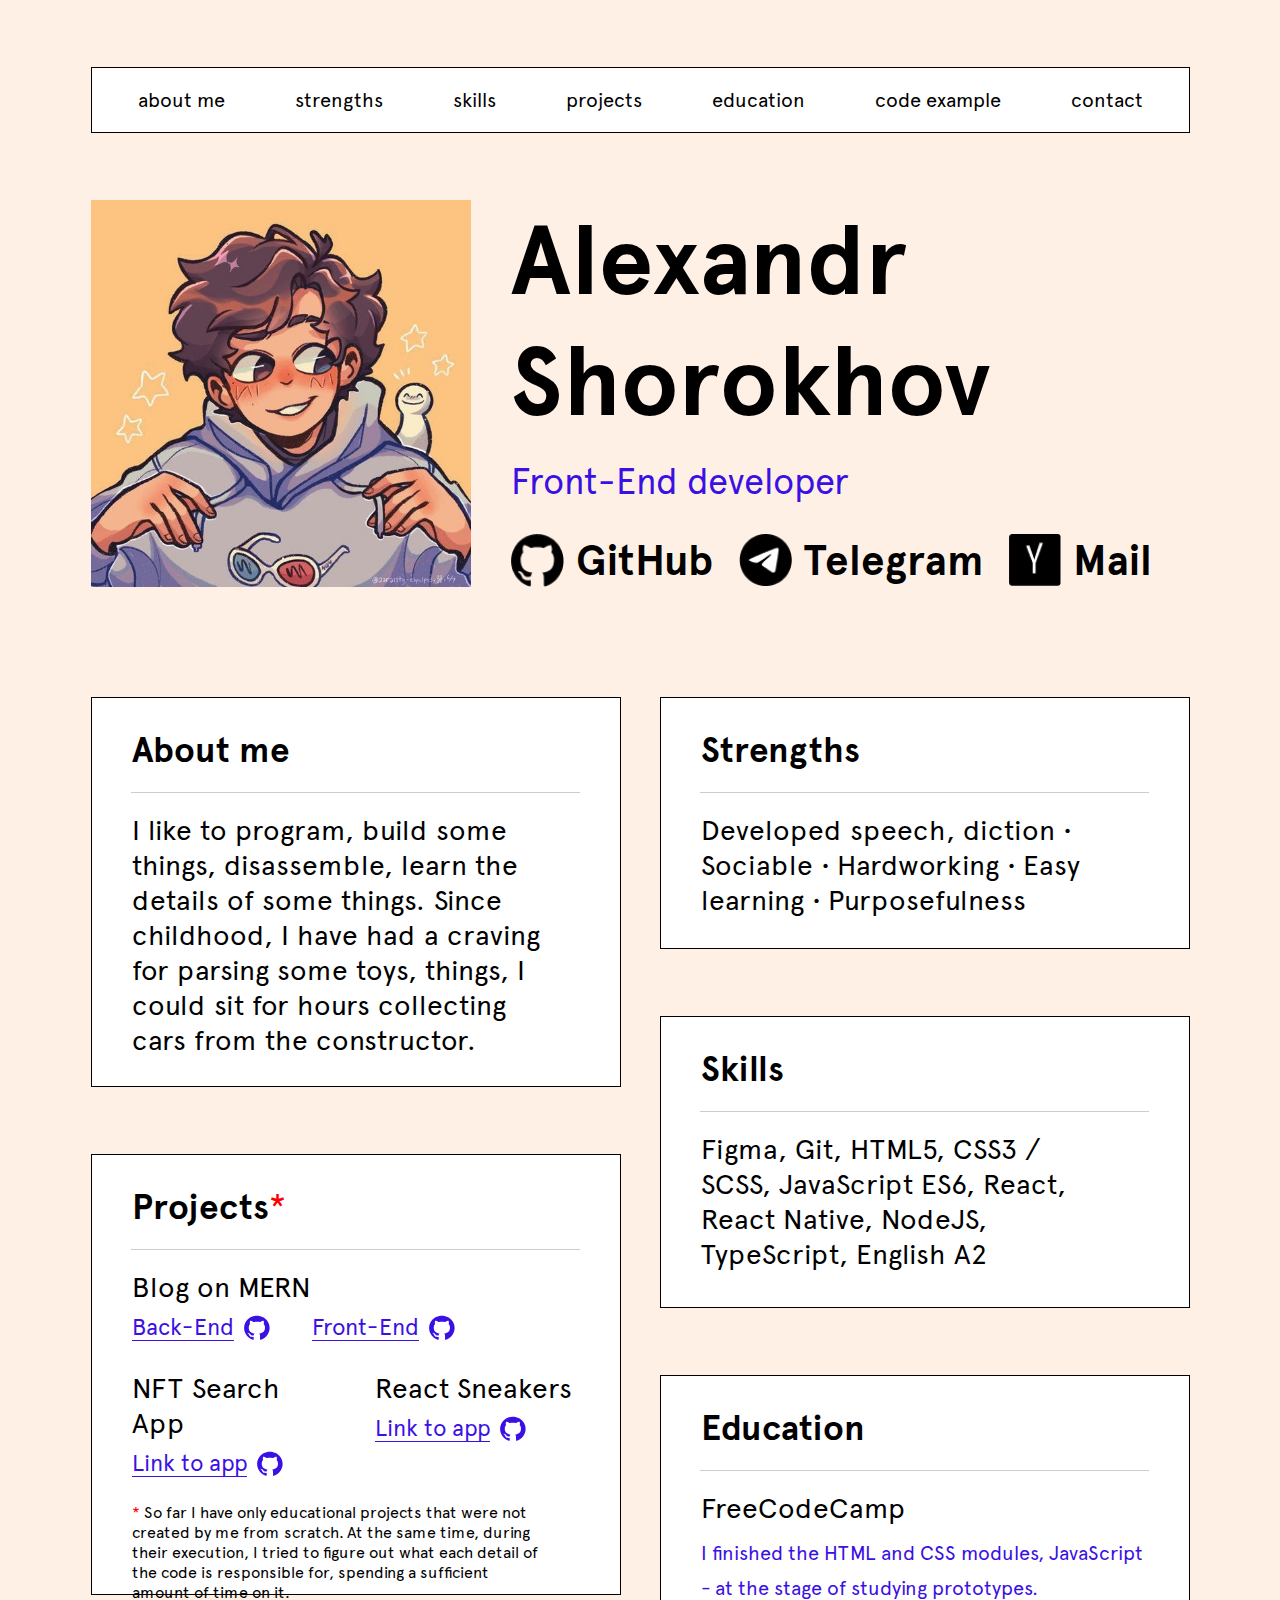
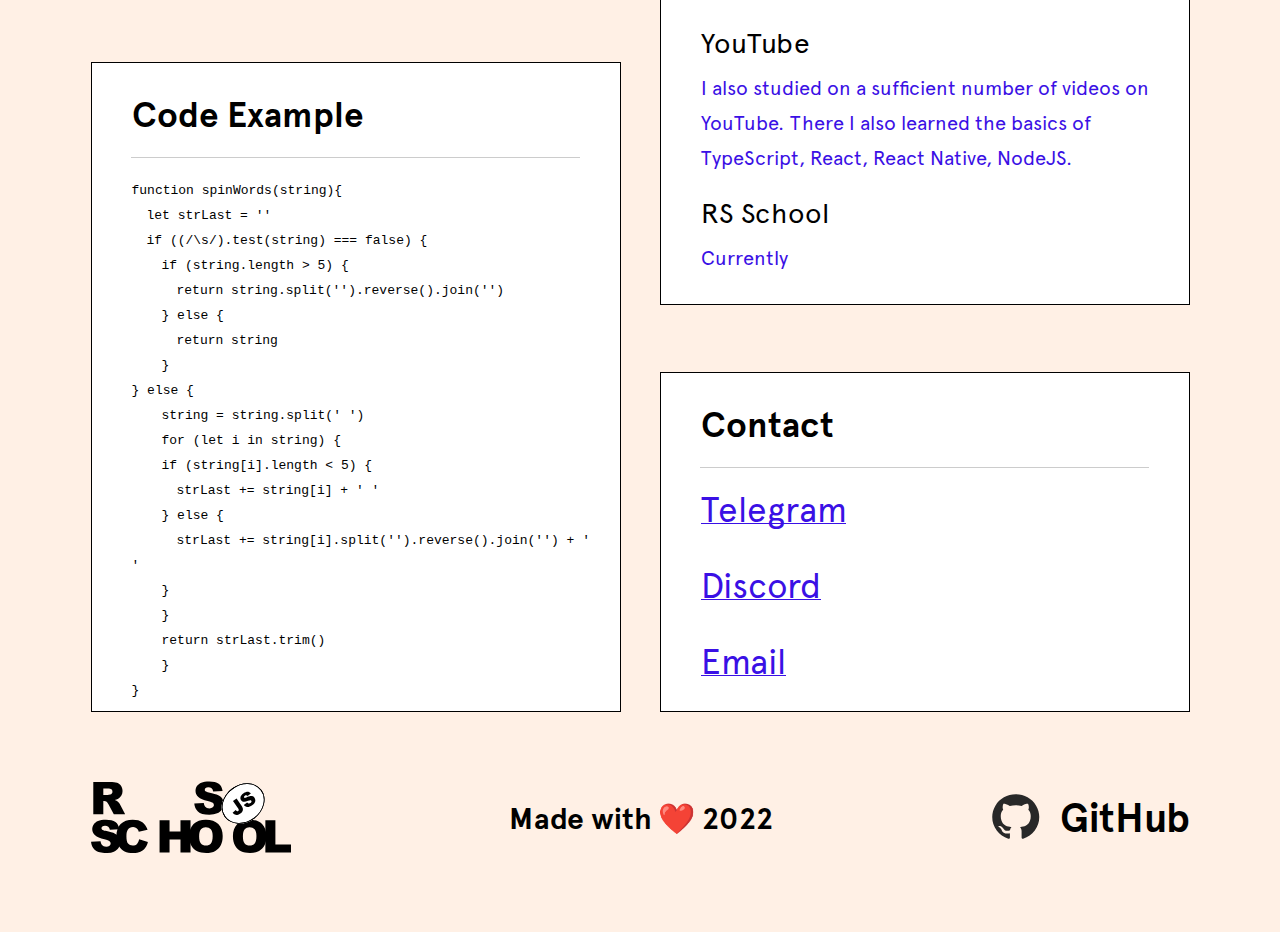
<file: index.html>
<!DOCTYPE html>
<html lang="en">
    <head>
        <meta charset="UTF-8" />
        <meta http-equiv="X-UA-Compatible" content="IE=edge" />
        <meta name="viewport" content="width=device-width, initial-scale=1.0" />
        <link rel="stylesheet" href="reset.css" />
        <link rel="stylesheet" href="style.css" />
        <link
            href="fonts/roboto/stylesheet.css"
            rel="stylesheet"
            type="text/css"
        />
        <link rel="preconnect" href="https://fonts.googleapis.com" />
        <link rel="preconnect" href="https://fonts.gstatic.com" crossorigin />
        <link
            href="https://fonts.googleapis.com/css2?family=Manrope:wght@200;300;400;500;600;700;800&display=swap"
            rel="stylesheet"
        />
        <title>Alexandr Shorokhov • CV</title>
    </head>
    <body>
        <header>
            <nav>
                <ul>
                    <li><a href="#about-me">about me</a></li>
                    <li><a href="#strengths">strengths</a></li>
                    <li><a href="#skills">skills</a></li>
                    <li><a href="#projects">projects</a></li>
                    <li><a href="#education">education</a></li>
                    <li><a href="#code-example">code example</a></li>
                    <li><a href="#contact">contact</a></li>
                </ul>
            </nav>
        </header>
        <main>
            <div class="main-info-about-me">
                <img src="avatar.jpg" alt="avatar" width="380" />
                <div class="with-h1">
                    <h1 class="my-name">Alexandr<br />Shorokhov</h1>
                    <div class="main-data-div">
                        <section class="my-data">
                            <h2 class="specialization">Front-End developer</h2>
                        </section>
                        <div class="links-in-main">
                            <section class="github-in-main display-flex">
                                <img
                                    src="icons/github-logo.png"
                                    alt="github-logo"
                                    width="53"
                                />
                                <a href="https://github.com/3od1ak">
                                    <h2>GitHub</h2>
                                </a>
                            </section>
                            <section class="telegram-in-main display-flex">
                                <img
                                    src="icons/telegram-logo.png"
                                    alt="github-logo"
                                    width="53"
                                />
                                <a href="https://t.me/zod1ac">
                                    <h2>Telegram</h2>
                                </a>
                            </section>
                            <section class="email-in-main display-flex">
                                <img
                                    src="icons/yandex-logo.png"
                                    alt="github-logo"
                                    width="53"
                                />
                                <a href="mailto:i@fmilone.ru">
                                    <h2>Mail</h2>
                                </a>
                            </section>
                        </div>
                    </div>
                </div>
            </div>
            <br />
            <div class="column">
                <div class="column-first">
                    <section class="section-column h-section-1">
                        <h2 id="about-me" class="about-me">About me</h2>
                        <hr />
                        <p>
                            I like to program, build some things, disassemble,
                            learn the details of some things. Since childhood, I
                            have had a craving for parsing some toys, things, I
                            could sit for hours collecting cars from the
                            constructor.
                        </p>
                    </section>
                    <section class="section-column h-section-2">
                        <h2 id="projects" class="projects">
                            Projects <span>*</span>
                        </h2>
                        <hr />
                        <div class="project">
                            <p class="title-project">Blog on MERN</p>
                            <div class="column-links">
                                <div>
                                    <a
                                        href="https://github.com/3od1ak/blog-on-mern"
                                    >
                                        Back-End
                                    </a>
                                    <img
                                        class="img-in-column-links width-0"
                                        src="./icons/github-vector.svg"
                                        alt="github logo"
                                        width="26"
                                        height="26"
                                    />
                                </div>
                                <div>
                                    <a
                                        href="https://github.com/3od1ak/blog-on-mern-frontend"
                                    >
                                        Front-End
                                    </a>
                                    <img
                                        class="img-in-column-links width-0"
                                        src="./icons/github-vector.svg"
                                        alt="github logo"
                                        width="26"
                                        height="26"
                                    />
                                </div>
                            </div>
                        </div>
                        <div class="project project-flex">
                            <div>
                                <p class="title-project">NFT Search App</p>
                                <div class="column-links">
                                    <div>
                                        <a
                                            href="https://github.com/3od1ak/NFT-search-app"
                                        >
                                            Link to app
                                        </a>
                                        <img
                                            class="img-in-column-links width-0"
                                            src="./icons/github-vector.svg"
                                            alt="github logo"
                                            width="26"
                                            height="26"
                                        />
                                    </div>
                                </div>
                            </div>
                            <div>
                                <p class="title-project">React Sneakers</p>
                                <div class="column-links">
                                    <div>
                                        <a
                                            href="https://github.com/3od1ak/react-sneakers"
                                        >
                                            Link to app
                                        </a>
                                        <img
                                            class="img-in-column-links width-0"
                                            src="./icons/github-vector.svg"
                                            alt="github logo"
                                            width="26"
                                            height="26"
                                        />
                                    </div>
                                </div>
                            </div>
                        </div>
                        <p class="not-my-projects">
                            <span>*</span> So far I have only educational
                            projects that were not created by me from scratch.
                            At the same time, during their execution, I tried to
                            figure out what each detail of the code is
                            responsible for, spending a sufficient amount of
                            time on it.
                        </p>
                    </section>
                    <section class="section-column h-section-3">
                        <h2 id="code-example" class="code-example">
                            Code Example
                        </h2>
                        <hr />
                        <div class="column-code">
                            <div>
                                <pre>
                                    <span>function spinWords(string){</span>
                                    <span class='code-margin-left-15'>let strLast = ''</span>
                                    <span class='code-margin-left-15'>if ((/\s/).test(string) === false) {</span>
                                        <span class='code-margin-left-30'>if (string.length > 5) {</span>
                                            <span class='code-margin-left-45'>return string.split('').reverse().join('')</span>
                                        <span class='code-margin-left-30'>} else {</span>
                                            <span class='code-margin-left-45'>return string</span>
                                        <span class='code-margin-left-30'>}</span>
                                    <span>} else {</span>
                                        <span class='code-margin-left-30'>string = string.split(' ')</span>
                                        <span class='code-margin-left-30'>for (let i in string) {</span>
                                        <span class='code-margin-left-30'>if (string[i].length &lt; 5) {</span>
                                            <span class='code-margin-left-45'>strLast += string[i] + ' '</span>
                                        <span class='code-margin-left-30'>} else {</span>
                                            <span class='code-margin-left-45'>strLast += string[i].split('').reverse().join('') + ' '</span>
                                        <span class='code-margin-left-30'>}</span>
                                        <span class='code-margin-left-30'>}</span>
                                        <span class='code-margin-left-30'>return strLast.trim()</span>
                                        <span class='code-margin-left-30'>}</span>
                                    <span>}</span>
                                </pre>
                            </div>
                        </div>
                    </section>
                </div>
                <div class="column-second">
                    <section class="section-column h-section-4">
                        <h2 id="strengths" class="strengths">Strengths</h2>
                        <hr />
                        <p>
                            Developed speech, diction • Sociable • Hardworking •
                            Easy learning • Purposefulness
                        </p>
                    </section>
                    <section class="section-column h-section-5">
                        <h2 id="skills" class="skills">Skills</h2>
                        <hr />
                        <p>
                            Figma, Git, HTML5, CSS3 / SCSS, JavaScript ES6,
                            React, React Native, NodeJS, TypeScript, English A2
                        </p>
                    </section>
                    <section class="section-column h-section-6">
                        <h2 id="education" class="education">Education</h2>
                        <hr />
                        <section class="place-of-study">
                            <h2>FreeCodeCamp</h2>
                            <p>
                                I finished the HTML and CSS modules, JavaScript
                                - at the stage of studying prototypes.
                            </p>
                        </section>
                        <section class="place-of-study">
                            <h2>YouTube</h2>
                            <p>
                                I also studied on a sufficient number of videos
                                on YouTube. There I also learned the basics of
                                TypeScript, React, React Native, NodeJS.
                            </p>
                        </section>
                        <section class="place-of-study">
                            <h2>RS School</h2>
                            <p>Currently</p>
                        </section>
                    </section>
                    <section class="section-column h-section-7">
                        <h2 id="contact" class="contact">Contact</h2>
                        <hr />
                        <div class="column-links-in-contact">
                            <a href="https://t.me/zod1ac"> Telegram </a>
                            <a
                                href="https://discord.com/users/226383527132921856/"
                            >
                                Discord
                            </a>
                            <a href="mailto:i@fmilone.ru"> Email </a>
                        </div>
                    </section>
                </div>
            </div>
        </main>
        <footer>
            <a href="https://rs.school/js/">
                <img src="icons/rsschool.svg" alt="" width="200" />
            </a>
            <p>Made with ❤️ 2022</p>
            <div>
                <a href="https://github.com/3od1ak">
                    <img
                        class="img-in-column-links width-0"
                        src="./icons/github-vector.svg"
                        alt="github logo"
                        width="48"
                        height="48"
                    />
                    GitHub
                </a>
            </div>
        </footer>
    </body>
</html>
</file>
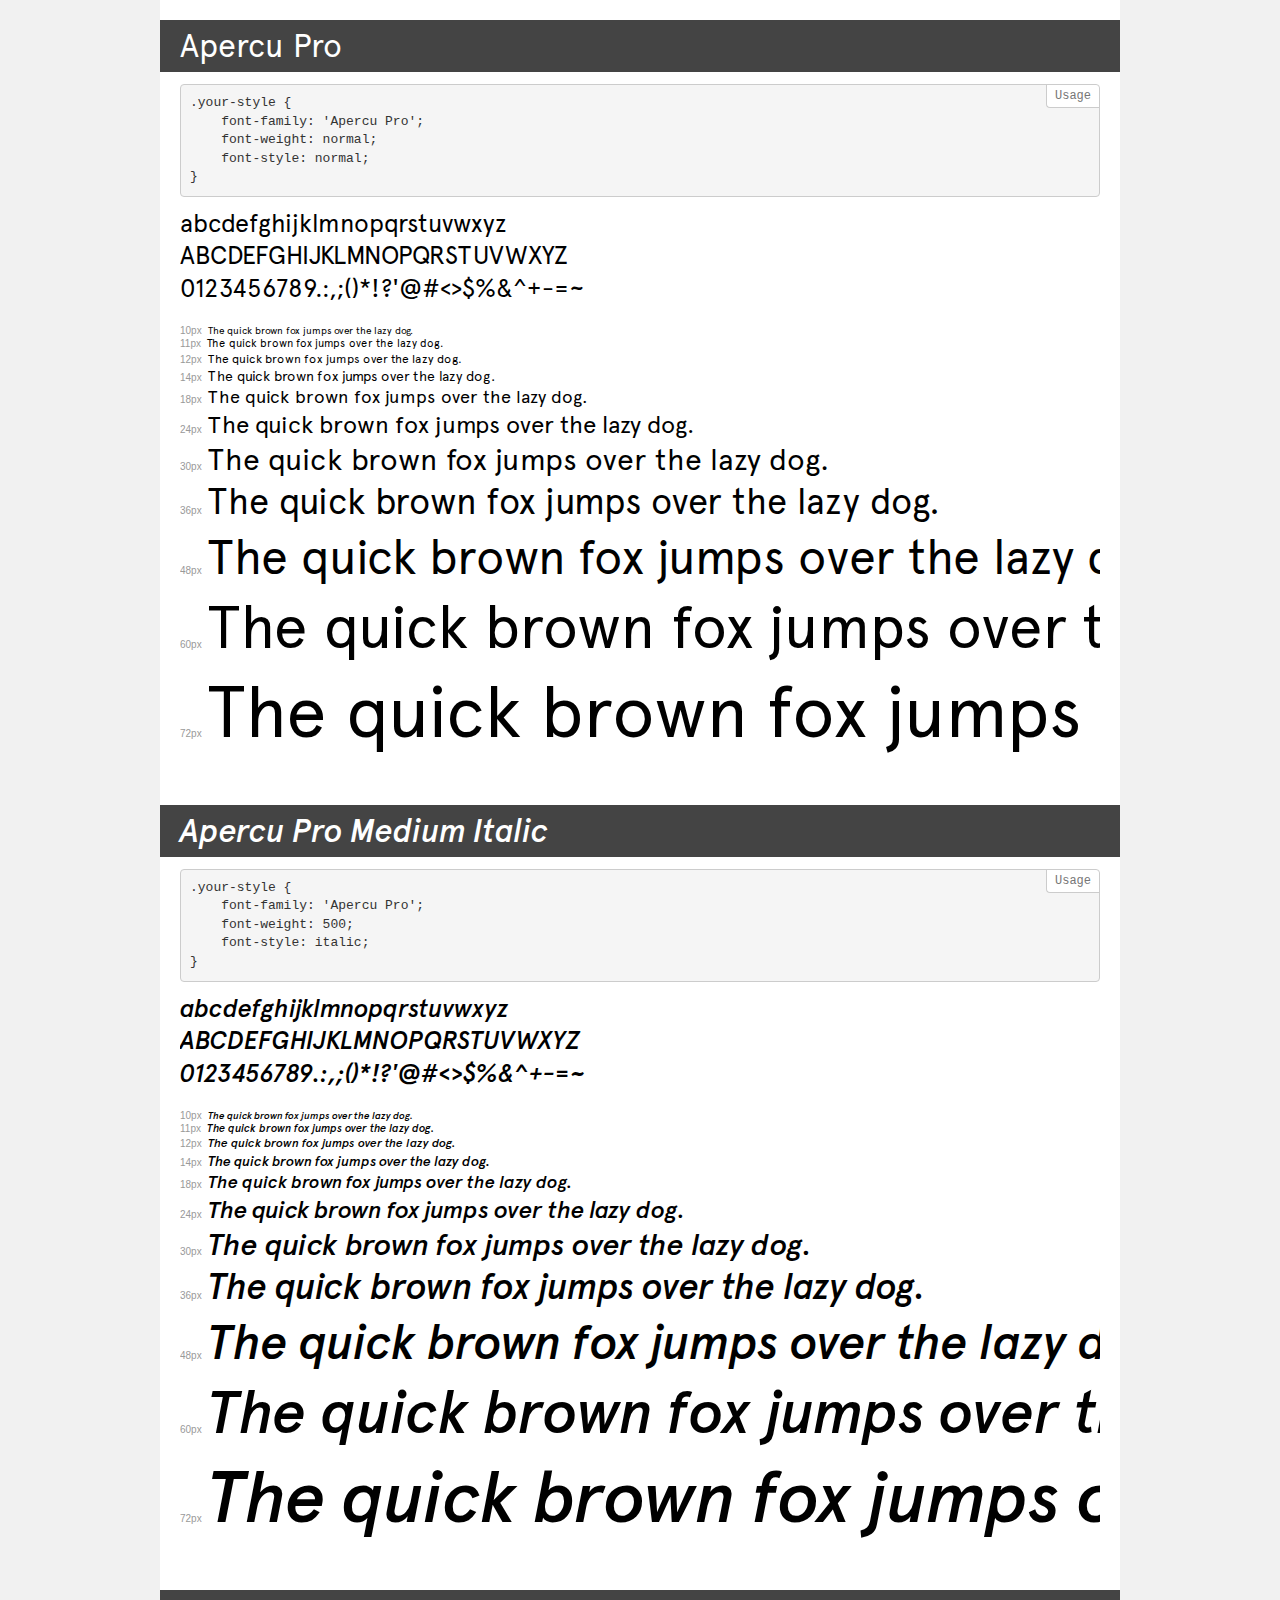
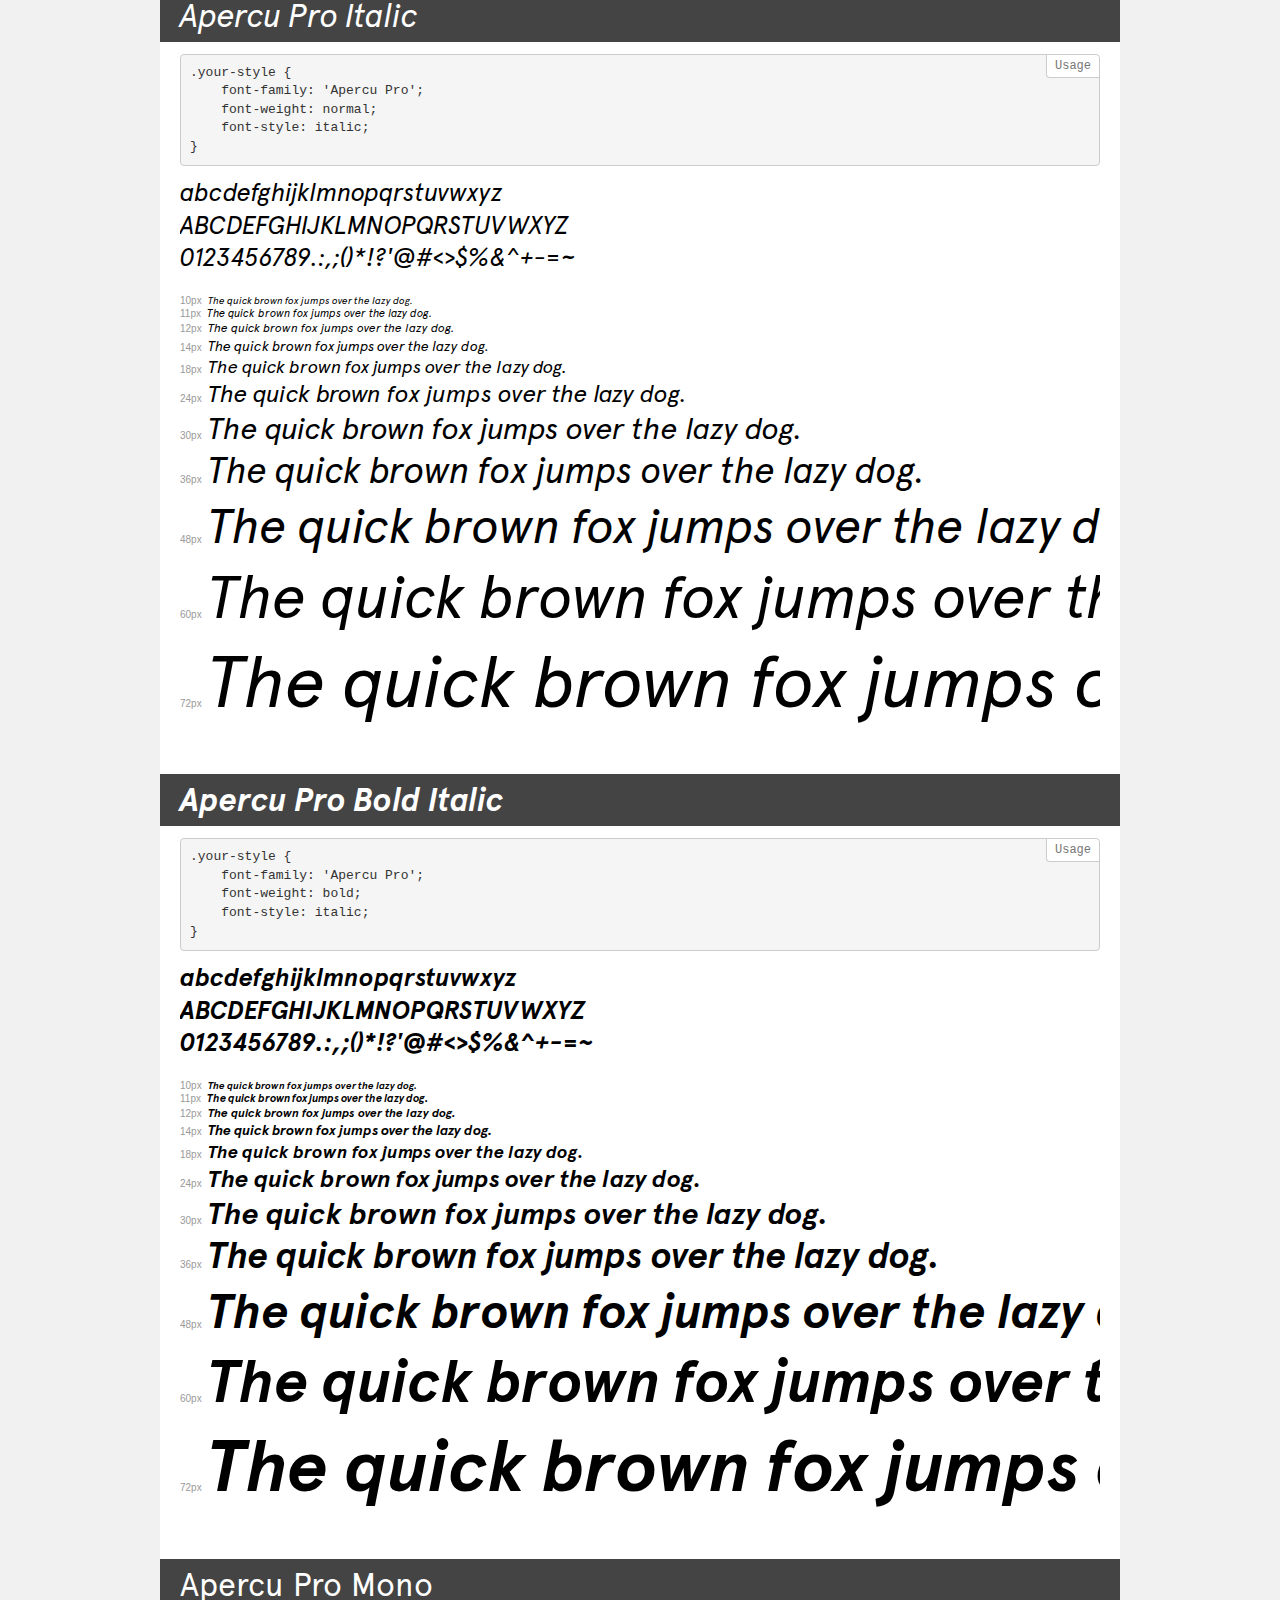
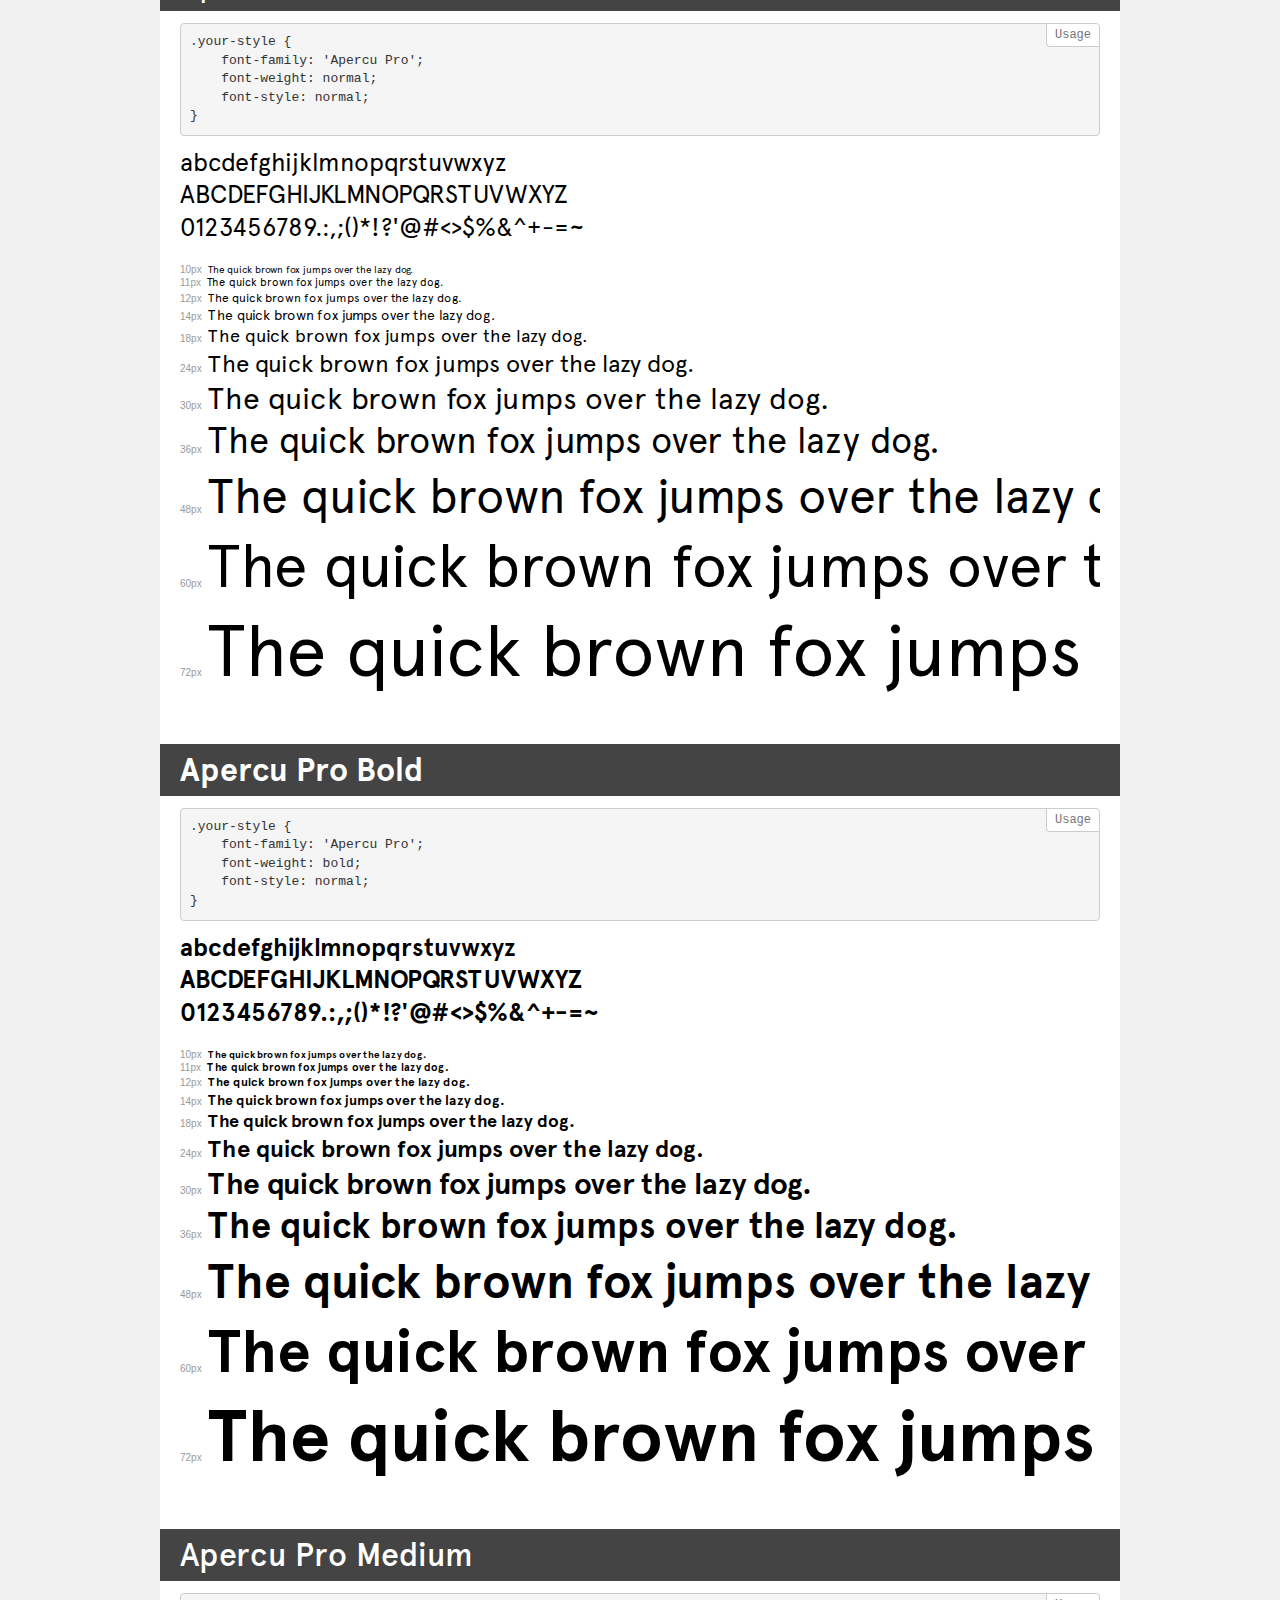
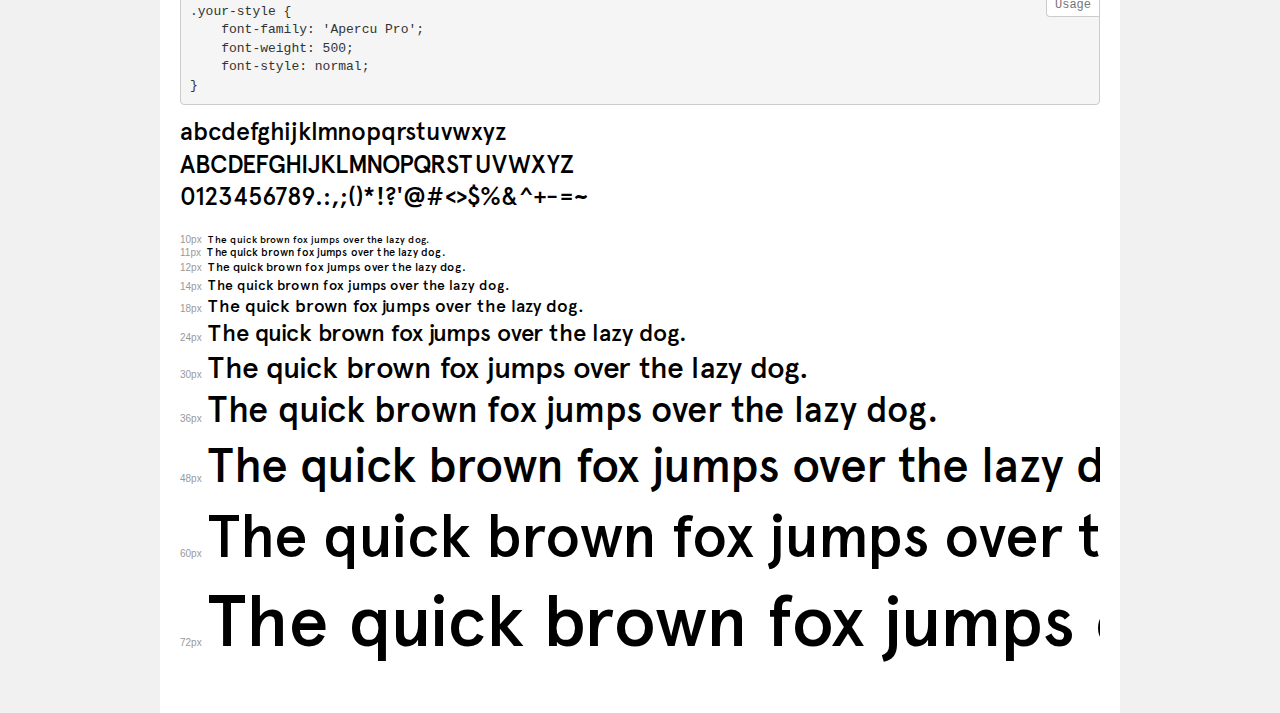
<file: fonts/roboto/demo.html>
<!DOCTYPE html>
<html>
<head>
    <meta charset="utf-8">
    <meta http-equiv="X-UA-Compatible" content="IE=edge">
    <meta name="viewport" content="width=device-width, initial-scale=1">
    <meta name="robots" content="noindex, noarchive">
    <meta name="format-detection" content="telephone=no">
    <title>Transfonter demo</title>
    <link href="stylesheet.css" rel="stylesheet">
    <style>
        /*
        http://meyerweb.com/eric/tools/css/reset/
        v2.0 | 20110126
        License: none (public domain)
        */
        html, body, div, span, applet, object, iframe,
        h1, h2, h3, h4, h5, h6, p, blockquote, pre,
        a, abbr, acronym, address, big, cite, code,
        del, dfn, em, img, ins, kbd, q, s, samp,
        small, strike, strong, sub, sup, tt, var,
        b, u, i, center,
        dl, dt, dd, ol, ul, li,
        fieldset, form, label, legend,
        table, caption, tbody, tfoot, thead, tr, th, td,
        article, aside, canvas, details, embed,
        figure, figcaption, footer, header, hgroup,
        menu, nav, output, ruby, section, summary,
        time, mark, audio, video {
            margin: 0;
            padding: 0;
            border: 0;
            font-size: 100%;
            font: inherit;
            vertical-align: baseline;
        }
        /* HTML5 display-role reset for older browsers */
        article, aside, details, figcaption, figure,
        footer, header, hgroup, menu, nav, section {
            display: block;
        }
        body {
            line-height: 1;
        }
        ol, ul {
            list-style: none;
        }
        blockquote, q {
            quotes: none;
        }
        blockquote:before, blockquote:after,
        q:before, q:after {
            content: '';
            content: none;
        }
        table {
            border-collapse: collapse;
            border-spacing: 0;
        }
        /* common styles */
        body {
            background: #f1f1f1;
            color: #000;
        }
        .page {
            background: #fff;
            width: 920px;
            margin: 0 auto;
            padding: 20px 20px 0 20px;
            overflow: hidden;
        }
        .font-container {
            overflow-x: auto;
            overflow-y: hidden;
            margin-bottom: 40px;
            line-height: 1.3;
            white-space: nowrap;
            padding-bottom: 5px;
        }
        h1 {
            position: relative;
            background: #444;
            font-size: 32px;
            color: #fff;
            padding: 10px 20px;
            margin: 0 -20px 12px -20px;
        }
        .letters {
            font-size: 25px;
            margin-bottom: 20px;
        }
        .s10:before {
            content: '10px';
        }
        .s11:before {
            content: '11px';
        }
        .s12:before {
            content: '12px';
        }
        .s14:before {
            content: '14px';
        }
        .s18:before {
            content: '18px';
        }
        .s24:before {
            content: '24px';
        }
        .s30:before {
            content: '30px';
        }
        .s36:before {
            content: '36px';
        }
        .s48:before {
            content: '48px';
        }
        .s60:before {
            content: '60px';
        }
        .s72:before {
            content: '72px';
        }
        .s10:before, .s11:before, .s12:before, .s14:before,
        .s18:before, .s24:before, .s30:before, .s36:before,
        .s48:before, .s60:before, .s72:before {
            font-family: Arial, sans-serif;
            font-size: 10px;
            font-weight: normal;
            font-style: normal;
            color: #999;
            padding-right: 6px;
        }
        pre {
            display: block;
            position: relative;
            padding: 9px;
            margin: 0 0 10px;
            font-family: Monaco, Menlo, Consolas, "Courier New", monospace !important;
            font-size: 13px;
            line-height: 1.428571429;
            color: #333;
            font-weight: normal !important;
            font-style: normal !important;
            background-color: #f5f5f5;
            border: 1px solid #ccc;
            overflow-x: auto;
            border-radius: 4px;
        }
        pre:after {
            display: block;
            position: absolute;
            right: 0;
            top: 0;
            content: 'Usage';
            line-height: 1;
            padding: 5px 8px;
            font-size: 12px;
            color: #767676;
            background-color: #fff;
            border: 1px solid #ccc;
            border-right: none;
            border-top: none;
            border-radius: 0 4px 0 4px;
            z-index: 10;
        }
        /* responsive */
        @media (max-width: 959px) {
            .page {
                width: auto;
                margin: 0;
            }
        }
    </style>
</head>
<body>
<div class="page">
    <div class="demo" style="font-family: 'Apercu Pro'; font-weight: normal; font-style: normal;">
        <h1>Apercu Pro</h1>
        <pre>.your-style {
    font-family: 'Apercu Pro';
    font-weight: normal;
    font-style: normal;
}</pre>
        <div class="font-container">
            <p class="letters">
                abcdefghijklmnopqrstuvwxyz<br>
ABCDEFGHIJKLMNOPQRSTUVWXYZ<br>
                0123456789.:,;()*!?'@#<>$%&^+-=~
            </p>
            <p class="s10" style="font-size: 10px;">The quick brown fox jumps over the lazy dog.</p>
            <p class="s11" style="font-size: 11px;">The quick brown fox jumps over the lazy dog.</p>
            <p class="s12" style="font-size: 12px;">The quick brown fox jumps over the lazy dog.</p>
            <p class="s14" style="font-size: 14px;">The quick brown fox jumps over the lazy dog.</p>
            <p class="s18" style="font-size: 18px;">The quick brown fox jumps over the lazy dog.</p>
            <p class="s24" style="font-size: 24px;">The quick brown fox jumps over the lazy dog.</p>
            <p class="s30" style="font-size: 30px;">The quick brown fox jumps over the lazy dog.</p>
            <p class="s36" style="font-size: 36px;">The quick brown fox jumps over the lazy dog.</p>
            <p class="s48" style="font-size: 48px;">The quick brown fox jumps over the lazy dog.</p>
            <p class="s60" style="font-size: 60px;">The quick brown fox jumps over the lazy dog.</p>
            <p class="s72" style="font-size: 72px;">The quick brown fox jumps over the lazy dog.</p>
        </div>
    </div>
    <div class="demo" style="font-family: 'Apercu Pro'; font-weight: 500; font-style: italic;">
        <h1>Apercu Pro Medium Italic</h1>
        <pre>.your-style {
    font-family: 'Apercu Pro';
    font-weight: 500;
    font-style: italic;
}</pre>
        <div class="font-container">
            <p class="letters">
                abcdefghijklmnopqrstuvwxyz<br>
ABCDEFGHIJKLMNOPQRSTUVWXYZ<br>
                0123456789.:,;()*!?'@#<>$%&^+-=~
            </p>
            <p class="s10" style="font-size: 10px;">The quick brown fox jumps over the lazy dog.</p>
            <p class="s11" style="font-size: 11px;">The quick brown fox jumps over the lazy dog.</p>
            <p class="s12" style="font-size: 12px;">The quick brown fox jumps over the lazy dog.</p>
            <p class="s14" style="font-size: 14px;">The quick brown fox jumps over the lazy dog.</p>
            <p class="s18" style="font-size: 18px;">The quick brown fox jumps over the lazy dog.</p>
            <p class="s24" style="font-size: 24px;">The quick brown fox jumps over the lazy dog.</p>
            <p class="s30" style="font-size: 30px;">The quick brown fox jumps over the lazy dog.</p>
            <p class="s36" style="font-size: 36px;">The quick brown fox jumps over the lazy dog.</p>
            <p class="s48" style="font-size: 48px;">The quick brown fox jumps over the lazy dog.</p>
            <p class="s60" style="font-size: 60px;">The quick brown fox jumps over the lazy dog.</p>
            <p class="s72" style="font-size: 72px;">The quick brown fox jumps over the lazy dog.</p>
        </div>
    </div>
    <div class="demo" style="font-family: 'Apercu Pro'; font-weight: normal; font-style: italic;">
        <h1>Apercu Pro Italic</h1>
        <pre>.your-style {
    font-family: 'Apercu Pro';
    font-weight: normal;
    font-style: italic;
}</pre>
        <div class="font-container">
            <p class="letters">
                abcdefghijklmnopqrstuvwxyz<br>
ABCDEFGHIJKLMNOPQRSTUVWXYZ<br>
                0123456789.:,;()*!?'@#<>$%&^+-=~
            </p>
            <p class="s10" style="font-size: 10px;">The quick brown fox jumps over the lazy dog.</p>
            <p class="s11" style="font-size: 11px;">The quick brown fox jumps over the lazy dog.</p>
            <p class="s12" style="font-size: 12px;">The quick brown fox jumps over the lazy dog.</p>
            <p class="s14" style="font-size: 14px;">The quick brown fox jumps over the lazy dog.</p>
            <p class="s18" style="font-size: 18px;">The quick brown fox jumps over the lazy dog.</p>
            <p class="s24" style="font-size: 24px;">The quick brown fox jumps over the lazy dog.</p>
            <p class="s30" style="font-size: 30px;">The quick brown fox jumps over the lazy dog.</p>
            <p class="s36" style="font-size: 36px;">The quick brown fox jumps over the lazy dog.</p>
            <p class="s48" style="font-size: 48px;">The quick brown fox jumps over the lazy dog.</p>
            <p class="s60" style="font-size: 60px;">The quick brown fox jumps over the lazy dog.</p>
            <p class="s72" style="font-size: 72px;">The quick brown fox jumps over the lazy dog.</p>
        </div>
    </div>
    <div class="demo" style="font-family: 'Apercu Pro'; font-weight: bold; font-style: italic;">
        <h1>Apercu Pro Bold Italic</h1>
        <pre>.your-style {
    font-family: 'Apercu Pro';
    font-weight: bold;
    font-style: italic;
}</pre>
        <div class="font-container">
            <p class="letters">
                abcdefghijklmnopqrstuvwxyz<br>
ABCDEFGHIJKLMNOPQRSTUVWXYZ<br>
                0123456789.:,;()*!?'@#<>$%&^+-=~
            </p>
            <p class="s10" style="font-size: 10px;">The quick brown fox jumps over the lazy dog.</p>
            <p class="s11" style="font-size: 11px;">The quick brown fox jumps over the lazy dog.</p>
            <p class="s12" style="font-size: 12px;">The quick brown fox jumps over the lazy dog.</p>
            <p class="s14" style="font-size: 14px;">The quick brown fox jumps over the lazy dog.</p>
            <p class="s18" style="font-size: 18px;">The quick brown fox jumps over the lazy dog.</p>
            <p class="s24" style="font-size: 24px;">The quick brown fox jumps over the lazy dog.</p>
            <p class="s30" style="font-size: 30px;">The quick brown fox jumps over the lazy dog.</p>
            <p class="s36" style="font-size: 36px;">The quick brown fox jumps over the lazy dog.</p>
            <p class="s48" style="font-size: 48px;">The quick brown fox jumps over the lazy dog.</p>
            <p class="s60" style="font-size: 60px;">The quick brown fox jumps over the lazy dog.</p>
            <p class="s72" style="font-size: 72px;">The quick brown fox jumps over the lazy dog.</p>
        </div>
    </div>
    <div class="demo" style="font-family: 'Apercu Pro'; font-weight: normal; font-style: normal;">
        <h1>Apercu Pro Mono</h1>
        <pre>.your-style {
    font-family: 'Apercu Pro';
    font-weight: normal;
    font-style: normal;
}</pre>
        <div class="font-container">
            <p class="letters">
                abcdefghijklmnopqrstuvwxyz<br>
ABCDEFGHIJKLMNOPQRSTUVWXYZ<br>
                0123456789.:,;()*!?'@#<>$%&^+-=~
            </p>
            <p class="s10" style="font-size: 10px;">The quick brown fox jumps over the lazy dog.</p>
            <p class="s11" style="font-size: 11px;">The quick brown fox jumps over the lazy dog.</p>
            <p class="s12" style="font-size: 12px;">The quick brown fox jumps over the lazy dog.</p>
            <p class="s14" style="font-size: 14px;">The quick brown fox jumps over the lazy dog.</p>
            <p class="s18" style="font-size: 18px;">The quick brown fox jumps over the lazy dog.</p>
            <p class="s24" style="font-size: 24px;">The quick brown fox jumps over the lazy dog.</p>
            <p class="s30" style="font-size: 30px;">The quick brown fox jumps over the lazy dog.</p>
            <p class="s36" style="font-size: 36px;">The quick brown fox jumps over the lazy dog.</p>
            <p class="s48" style="font-size: 48px;">The quick brown fox jumps over the lazy dog.</p>
            <p class="s60" style="font-size: 60px;">The quick brown fox jumps over the lazy dog.</p>
            <p class="s72" style="font-size: 72px;">The quick brown fox jumps over the lazy dog.</p>
        </div>
    </div>
    <div class="demo" style="font-family: 'Apercu Pro'; font-weight: bold; font-style: normal;">
        <h1>Apercu Pro Bold</h1>
        <pre>.your-style {
    font-family: 'Apercu Pro';
    font-weight: bold;
    font-style: normal;
}</pre>
        <div class="font-container">
            <p class="letters">
                abcdefghijklmnopqrstuvwxyz<br>
ABCDEFGHIJKLMNOPQRSTUVWXYZ<br>
                0123456789.:,;()*!?'@#<>$%&^+-=~
            </p>
            <p class="s10" style="font-size: 10px;">The quick brown fox jumps over the lazy dog.</p>
            <p class="s11" style="font-size: 11px;">The quick brown fox jumps over the lazy dog.</p>
            <p class="s12" style="font-size: 12px;">The quick brown fox jumps over the lazy dog.</p>
            <p class="s14" style="font-size: 14px;">The quick brown fox jumps over the lazy dog.</p>
            <p class="s18" style="font-size: 18px;">The quick brown fox jumps over the lazy dog.</p>
            <p class="s24" style="font-size: 24px;">The quick brown fox jumps over the lazy dog.</p>
            <p class="s30" style="font-size: 30px;">The quick brown fox jumps over the lazy dog.</p>
            <p class="s36" style="font-size: 36px;">The quick brown fox jumps over the lazy dog.</p>
            <p class="s48" style="font-size: 48px;">The quick brown fox jumps over the lazy dog.</p>
            <p class="s60" style="font-size: 60px;">The quick brown fox jumps over the lazy dog.</p>
            <p class="s72" style="font-size: 72px;">The quick brown fox jumps over the lazy dog.</p>
        </div>
    </div>
    <div class="demo" style="font-family: 'Apercu Pro'; font-weight: 500; font-style: normal;">
        <h1>Apercu Pro Medium</h1>
        <pre>.your-style {
    font-family: 'Apercu Pro';
    font-weight: 500;
    font-style: normal;
}</pre>
        <div class="font-container">
            <p class="letters">
                abcdefghijklmnopqrstuvwxyz<br>
ABCDEFGHIJKLMNOPQRSTUVWXYZ<br>
                0123456789.:,;()*!?'@#<>$%&^+-=~
            </p>
            <p class="s10" style="font-size: 10px;">The quick brown fox jumps over the lazy dog.</p>
            <p class="s11" style="font-size: 11px;">The quick brown fox jumps over the lazy dog.</p>
            <p class="s12" style="font-size: 12px;">The quick brown fox jumps over the lazy dog.</p>
            <p class="s14" style="font-size: 14px;">The quick brown fox jumps over the lazy dog.</p>
            <p class="s18" style="font-size: 18px;">The quick brown fox jumps over the lazy dog.</p>
            <p class="s24" style="font-size: 24px;">The quick brown fox jumps over the lazy dog.</p>
            <p class="s30" style="font-size: 30px;">The quick brown fox jumps over the lazy dog.</p>
            <p class="s36" style="font-size: 36px;">The quick brown fox jumps over the lazy dog.</p>
            <p class="s48" style="font-size: 48px;">The quick brown fox jumps over the lazy dog.</p>
            <p class="s60" style="font-size: 60px;">The quick brown fox jumps over the lazy dog.</p>
            <p class="s72" style="font-size: 72px;">The quick brown fox jumps over the lazy dog.</p>
        </div>
    </div>
</div>
</body>
</html>
</file>
<file: style.css>
@import url('fonts/roboto/stylesheet.css');

:root {
    --margin-top-section: 67px;
    --margin-main-sections: 90px;
    --width-box: 1099px;
    --border: 1px solid #000;
    --font-size-title: 35px;
    --font-size-description: 28px;
    --main-color: #3a10e5;
}

body {
    margin: 0 auto;
    font-family: 'Apercu Pro';
    width: var(--width-box);
    font-weight: normal;
    font-style: normal;
    background: #fff0e5;
}

header {
    display: flex;
    align-items: center;
    justify-content: center;
}

nav {
    display: flex;
    align-items: center;
    justify-content: center;
    margin-top: var(--margin-top-section);
    width: var(--width-box);
    height: 66px;
    background: #ffffff;
    border: var(--border);
}

nav ul {
    height: 25px;
    display: flex;
    font-size: 20px;
    line-height: 25px;
    gap: 70px;
}

nav ul li {
    height: 100%;
    font-weight: 400;
}

nav ul li a {
    text-decoration: none;
    color: #000;
}

nav ul li a:hover {
    height: 100%;
    cursor: pointer;
    border-bottom: 2px solid var(--main-color);
    color: var(--main-color);
}

.main-data {
    display: flex;
}

.main-info-about-me {
    display: flex;
    margin-top: var(--margin-top-section);
}

.with-h1 {
    display: flex;
    flex-direction: column;
    justify-content: space-between;
    margin-left: 40px;
}

.my-name {
    font-weight: 700;
    font-size: 97.3056px;
    line-height: 121px;
}

.specialization {
    margin-bottom: 30px;
    font-weight: 400;
    font-size: 35.9324px;
    color: var(--main-color);
}

.links-in-main {
    display: flex;
}

.display-flex {
    display: flex;
}

.links-in-main section a {
    display: inline-block;
    color: black;
    text-decoration: none;
    font-size: 42px;
    margin-left: 12px;
    margin-right: 26px;
}

.links-in-main section a h2 {
    font-weight: 600;
}

/* 1 column */
.column {
    margin-top: var(--margin-main-sections);
    display: flex;
    justify-content: space-between;
}

.column-first {
    flex-direction: column;
}

.section-column {
    margin-bottom: 67px;
    border: var(--border);
    background: white;
    width: 530px;
}

.section-column h2 {
    padding: 30px 0 0 40px;
    width: 480px;
    display: flex;
    font-size: 35px;
    font-weight: 700;
}

.section-column p {
    padding: 0px 0px 0 40px;
    width: 450px;
    left: 198.84px;
    top: 822.82px;

    font-weight: 400;
    font-size: 28px;
    line-height: 35px;
}

.column-links {
    margin-top: 10px;
    display: flex;
    font-weight: 400;
    margin-left: 40px;
    font-weight: 400;
    line-height: 25px;
    margin-bottom: 30px;
    align-items: end;
    gap: 42px;
}

.column-links a {
    margin: 0;
    font-size: 23px;
    text-decoration: none;
    color: var(--main-color);
    border-bottom: 1px solid var(--main-color);
}

.column-links div {
    display: flex;
    align-items: end;
    gap: 10px;
}

.projects span {
    color: red;
}

p.title-project {
    width: 243px;
}

.project-flex {
    display: flex;
}

p.not-my-projects {
    font-size: 16px;
    width: 447px;
    margin-top: -4px;
    line-height: 20px;
}

.not-my-projects span {
    color: red;
}

.column-code {
    display: flex;
    font-weight: 400;
    margin-left: 40px;
    font-weight: 400;
    line-height: 25px;
    margin-bottom: 5px;
    align-items: end;
    gap: 42px;
}

.column-code div pre {
    font-size: 13px;
    width: 474px;
}

/* MARGIN CODE */

.code-margin-left-15 {
    margin-left: 15px;
}

.code-margin-left-30 {
    margin-left: 30px;
}

.code-margin-left-45 {
    margin-left: 45px;
}

/* ----------- */

/* COLUMN 2 */

.place-of-study h2 {
    font-weight: 400;
    padding: 0;
    padding-left: 40px;
    font-size: 28px;
}

.place-of-study p {
    margin: 10px 0 20px 0;
    font-size: 20px;
    color: var(--main-color);
    width: 490px;
}

.column-links-in-contact {
    display: flex;
    flex-direction: column;
    align-items: baseline;
    margin-left: 40px;
    font-weight: 400;
    line-height: 25px;
    margin-bottom: 5px;
    gap: 40px;
}

.column-links-in-contact a {
    margin: 0;
    padding-top: 10px;
    font-size: 35px;
    text-decoration: none;
    color: var(--main-color);
    border-bottom: 1px solid var(--main-color);
}

/* -------- */

/* --- WIDTH SECTIONS --- */

/* column 1 */

.h-section-1 {
    height: 390px;
}

.h-section-2 {
    height: 441px;
}

.h-section-3 {
    height: 650px;
}

/* column 2 */

.h-section-4 {
    height: 252px;
}

.h-section-5 {
    height: 292px;
}

.h-section-6 {
    height: 530px;
}

.h-section-7 {
    height: 340px;
}

/* FOOTER */

footer {
    margin: 0 0 74px 0;
    display: flex;
    justify-content: space-between;
    align-items: center;
}

footer p {
    font-size: 30px;
    font-weight: 600;
}

footer div {
    display: flex;
    align-items: center;
    flex-direction: row-reverse;
    gap: 17px;
}

footer div img {
    filter: grayscale(1);
}

footer div a {
    display: flex;
    gap: 20px;
    font-weight: 600;
    font-size: 40px;
    line-height: 50px;
    text-decoration: none;
    color: black;
}

/* ---------------------- */

hr {
    margin: 20px auto;
    width: 85%;
}
</file>
<file: fonts/roboto/stylesheet.css>
@font-face {
    font-family: 'Apercu Pro';
    src: url('ApercuPro.eot');
    src: local('Apercu Pro'), local('ApercuPro'),
        url('ApercuPro.eot?#iefix') format('embedded-opentype'),
        url('ApercuPro.woff2') format('woff2'),
        url('ApercuPro.woff') format('woff'),
        url('ApercuPro.ttf') format('truetype');
    font-weight: normal;
    font-style: normal;
}

@font-face {
    font-family: 'Apercu Pro';
    src: url('ApercuPro-MediumItalic.eot');
    src: local('Apercu Pro Medium Italic'), local('ApercuPro-MediumItalic'),
        url('ApercuPro-MediumItalic.eot?#iefix') format('embedded-opentype'),
        url('ApercuPro-MediumItalic.woff2') format('woff2'),
        url('ApercuPro-MediumItalic.woff') format('woff'),
        url('ApercuPro-MediumItalic.ttf') format('truetype');
    font-weight: 500;
    font-style: italic;
}

@font-face {
    font-family: 'Apercu Pro';
    src: url('ApercuPro-Italic.eot');
    src: local('Apercu Pro Italic'), local('ApercuPro-Italic'),
        url('ApercuPro-Italic.eot?#iefix') format('embedded-opentype'),
        url('ApercuPro-Italic.woff2') format('woff2'),
        url('ApercuPro-Italic.woff') format('woff'),
        url('ApercuPro-Italic.ttf') format('truetype');
    font-weight: normal;
    font-style: italic;
}

@font-face {
    font-family: 'Apercu Pro';
    src: url('ApercuPro-BoldItalic.eot');
    src: local('Apercu Pro Bold Italic'), local('ApercuPro-BoldItalic'),
        url('ApercuPro-BoldItalic.eot?#iefix') format('embedded-opentype'),
        url('ApercuPro-BoldItalic.woff2') format('woff2'),
        url('ApercuPro-BoldItalic.woff') format('woff'),
        url('ApercuPro-BoldItalic.ttf') format('truetype');
    font-weight: bold;
    font-style: italic;
}

@font-face {
    font-family: 'Apercu Pro';
    src: url('ApercuPro-Bold.eot');
    src: local('Apercu Pro Bold'), local('ApercuPro-Bold'),
        url('ApercuPro-Bold.eot?#iefix') format('embedded-opentype'),
        url('ApercuPro-Bold.woff2') format('woff2'),
        url('ApercuPro-Bold.woff') format('woff'),
        url('ApercuPro-Bold.ttf') format('truetype');
    font-weight: bold;
    font-style: normal;
}

@font-face {
    font-family: 'Apercu Pro';
    src: url('ApercuPro-Medium.eot');
    src: local('Apercu Pro Medium'), local('ApercuPro-Medium'),
        url('ApercuPro-Medium.eot?#iefix') format('embedded-opentype'),
        url('ApercuPro-Medium.woff2') format('woff2'),
        url('ApercuPro-Medium.woff') format('woff'),
        url('ApercuPro-Medium.ttf') format('truetype');
    font-weight: 500;
    font-style: normal;
}
</file>
